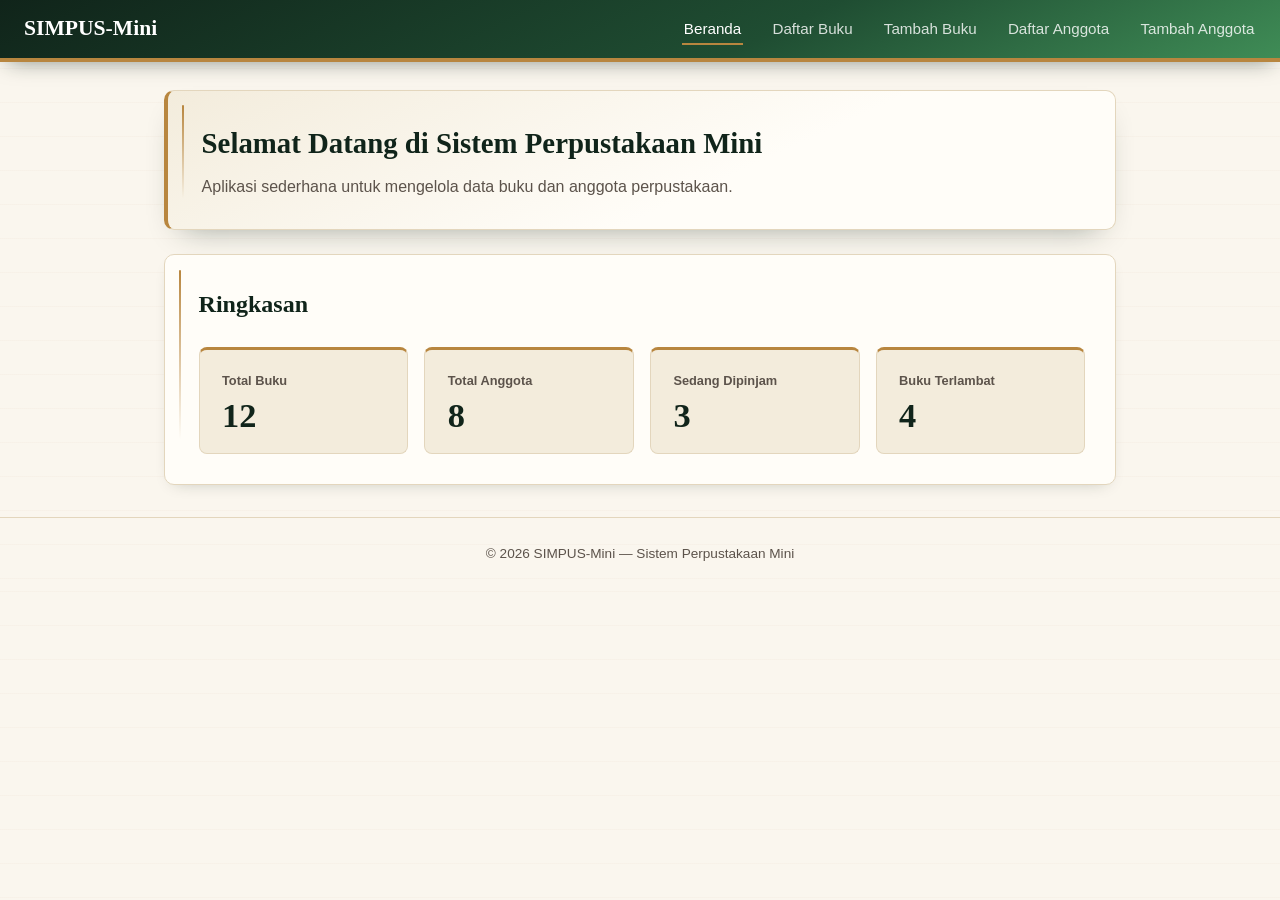
<file: index.html>
<!DOCTYPE html>
<html lang="id">
<head>
	<meta charset="UTF-8">
	<meta name="viewport" content="width=device-width, initial-scale=1.0">
	<title>SIMPUS-Mini | Beranda</title>
	<link rel="stylesheet" href="assets/style.css">
</head>
<body>
	<header>
		<a class="brand" href="index.html"><h1>SIMPUS-Mini</h1></a>
		<input type="checkbox" id="nav-toggle" class="nav-toggle">
		<label for="nav-toggle" class="nav-toggle-label"><span></span><span></span><span></span></label>
		<nav>
			<ul>
				<li><a class="active" href="index.html">Beranda</a></li>
				<li><a href="buku/list.html">Daftar Buku</a></li>
				<li><a href="buku/tambah.html">Tambah Buku</a></li>
				<li><a href="anggota/list.html">Daftar Anggota</a></li>
				<li><a href="anggota/tambah.html">Tambah Anggota</a></li>
			</ul>
		</nav>
	</header>

	<main>
		<section>
			<h2>Selamat Datang di Sistem Perpustakaan Mini</h2>
			<p class="page-description">Aplikasi sederhana untuk mengelola data buku dan anggota perpustakaan.</p>
		</section>
		<section>
			<h2>Ringkasan</h2>
			<article><h3>Total Buku</h3><p>12</p></article>
			<article><h3>Total Anggota</h3><p>8</p></article>
			<article><h3>Sedang Dipinjam</h3><p>3</p></article>
			<article><h3>Buku Terlambat</h3><p>4</p></article>
		</section>
	</main>

	<footer><p>&copy; 2026 SIMPUS-Mini &mdash; Sistem Perpustakaan Mini</p></footer>
</body>
</html>
</file>
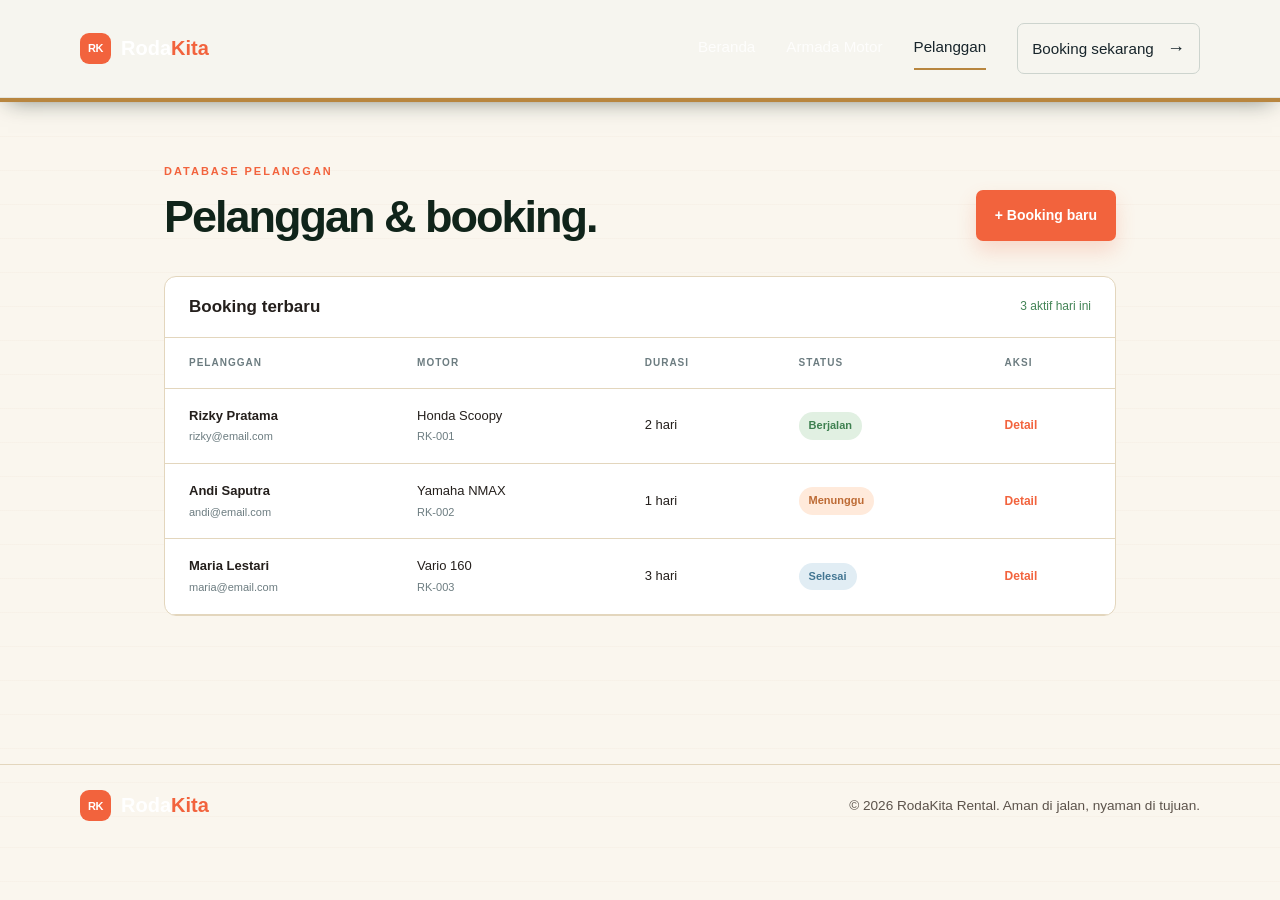
<file: anggota/list.html>
<!DOCTYPE html>
<html lang="id"><head><meta charset="UTF-8"><meta name="viewport" content="width=device-width, initial-scale=1"><title>Pelanggan | RodaKita</title><link rel="stylesheet" href="../assets/style.css"></head><body><header class="site-header"><div class="container nav-wrap"><a class="brand" href="../index.html"><span class="brand-mark">RK</span><span>Roda<span>Kita</span></span></a><nav class="main-nav"><a href="../index.html">Beranda</a><a href="../buku/list.html">Armada Motor</a><a class="active" href="list.html">Pelanggan</a><a class="nav-cta" href="tambah.html">Booking sekarang <span>→</span></a></nav></div></header><main class="container page-content"><div class="page-title"><div><p class="eyebrow">DATABASE PELANGGAN</p><h1>Pelanggan & booking.</h1></div><a class="button button-primary" href="tambah.html">+ Booking baru</a></div><div class="table-shell"><div class="table-top"><strong>Booking terbaru</strong><span>3 aktif hari ini</span></div><div class="table-responsive"><table><thead><tr><th>Pelanggan</th><th>Motor</th><th>Durasi</th><th>Status</th><th>Aksi</th></tr></thead><tbody><tr><td><strong>Rizky Pratama</strong><small>rizky@email.com</small></td><td>Honda Scoopy<small>RK-001</small></td><td>2 hari</td><td><span class="status status-green">Berjalan</span></td><td><button class="table-action">Detail</button></td></tr><tr><td><strong>Andi Saputra</strong><small>andi@email.com</small></td><td>Yamaha NMAX<small>RK-002</small></td><td>1 hari</td><td><span class="status status-orange">Menunggu</span></td><td><button class="table-action">Detail</button></td></tr><tr><td><strong>Maria Lestari</strong><small>maria@email.com</small></td><td>Vario 160<small>RK-003</small></td><td>3 hari</td><td><span class="status status-blue">Selesai</span></td><td><button class="table-action">Detail</button></td></tr></tbody></table></div></div></main><footer><div class="container footer-wrap"><a class="brand" href="../index.html"><span class="brand-mark">RK</span><span>Roda<span>Kita</span></span></a><p>© 2026 RodaKita Rental. Aman di jalan, nyaman di tujuan.</p></div></footer></body></html>
</file>
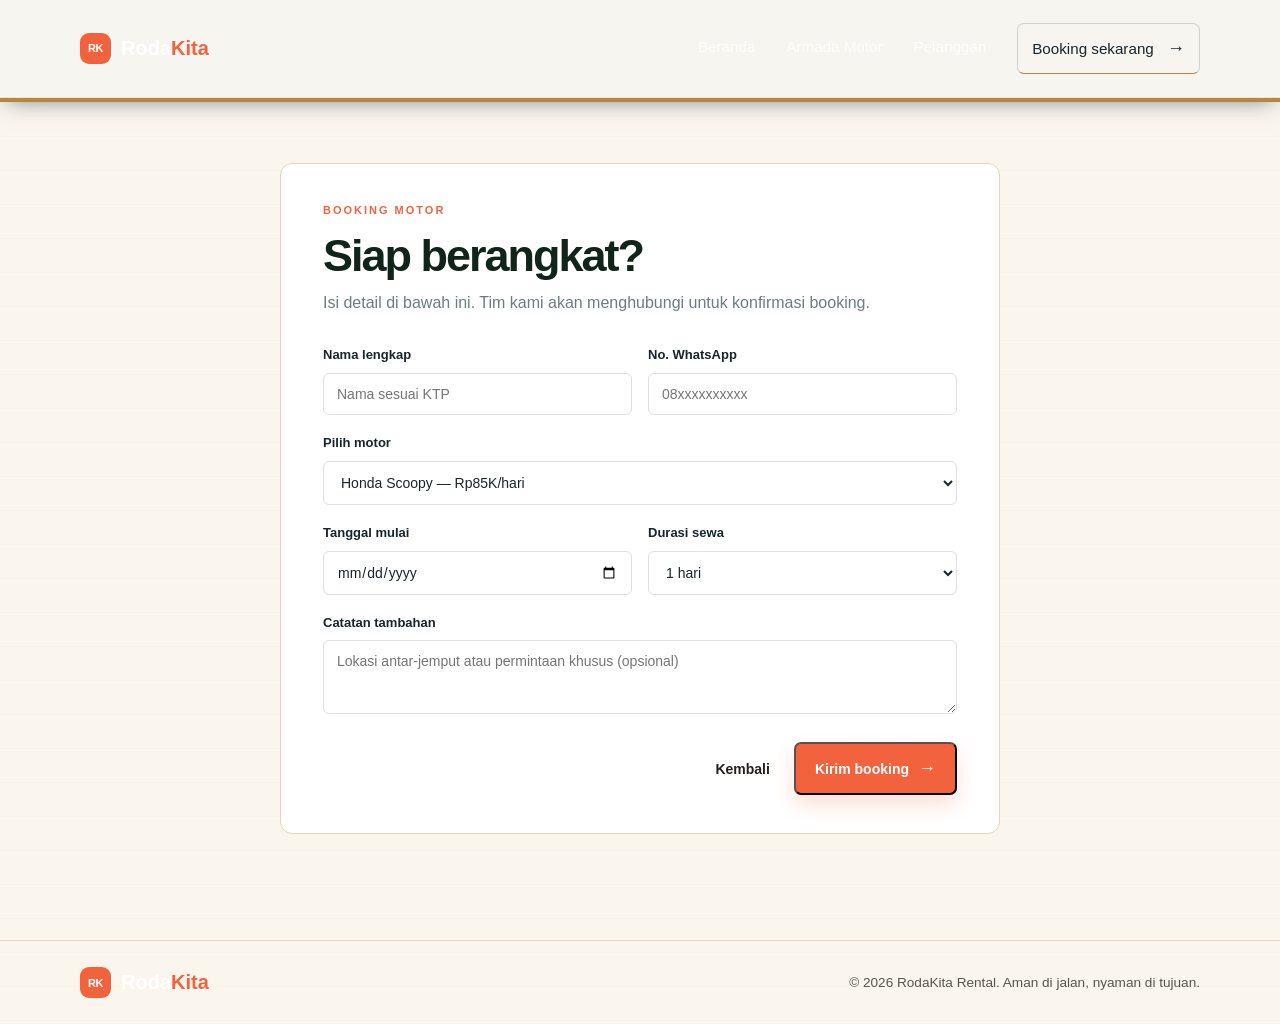
<file: anggota/tambah.html>
<!DOCTYPE html>
<html lang="id"><head><meta charset="UTF-8"><meta name="viewport" content="width=device-width, initial-scale=1"><title>Booking Motor | RodaKita</title><link rel="stylesheet" href="../assets/style.css"></head><body><header class="site-header"><div class="container nav-wrap"><a class="brand" href="../index.html"><span class="brand-mark">RK</span><span>Roda<span>Kita</span></span></a><nav class="main-nav"><a href="../index.html">Beranda</a><a href="../buku/list.html">Armada Motor</a><a href="list.html">Pelanggan</a><a class="nav-cta active" href="tambah.html">Booking sekarang <span>→</span></a></nav></div></header><main class="container page-content"><div class="form-shell"><p class="eyebrow">BOOKING MOTOR</p><h1>Siap berangkat?</h1><p class="form-intro">Isi detail di bawah ini. Tim kami akan menghubungi untuk konfirmasi booking.</p><form><div class="form-row"><label>Nama lengkap<input type="text" placeholder="Nama sesuai KTP" required></label><label>No. WhatsApp<input type="tel" placeholder="08xxxxxxxxxx" required></label></div><label>Pilih motor<select><option>Honda Scoopy — Rp85K/hari</option><option>Yamaha NMAX — Rp150K/hari</option><option>Honda Vario 160 — Rp110K/hari</option></select></label><div class="form-row"><label>Tanggal mulai<input type="date" required></label><label>Durasi sewa<select><option>1 hari</option><option>2 hari</option><option>3 hari</option><option>Lebih dari 3 hari</option></select></label></div><label>Catatan tambahan<textarea rows="3" placeholder="Lokasi antar-jemput atau permintaan khusus (opsional)"></textarea></label><div class="form-actions"><a class="text-link" href="../index.html">Kembali</a><button class="button button-primary" type="submit">Kirim booking <span>→</span></button></div></form></div></main><footer><div class="container footer-wrap"><a class="brand" href="../index.html"><span class="brand-mark">RK</span><span>Roda<span>Kita</span></span></a><p>© 2026 RodaKita Rental. Aman di jalan, nyaman di tujuan.</p></div></footer></body></html>
</file>
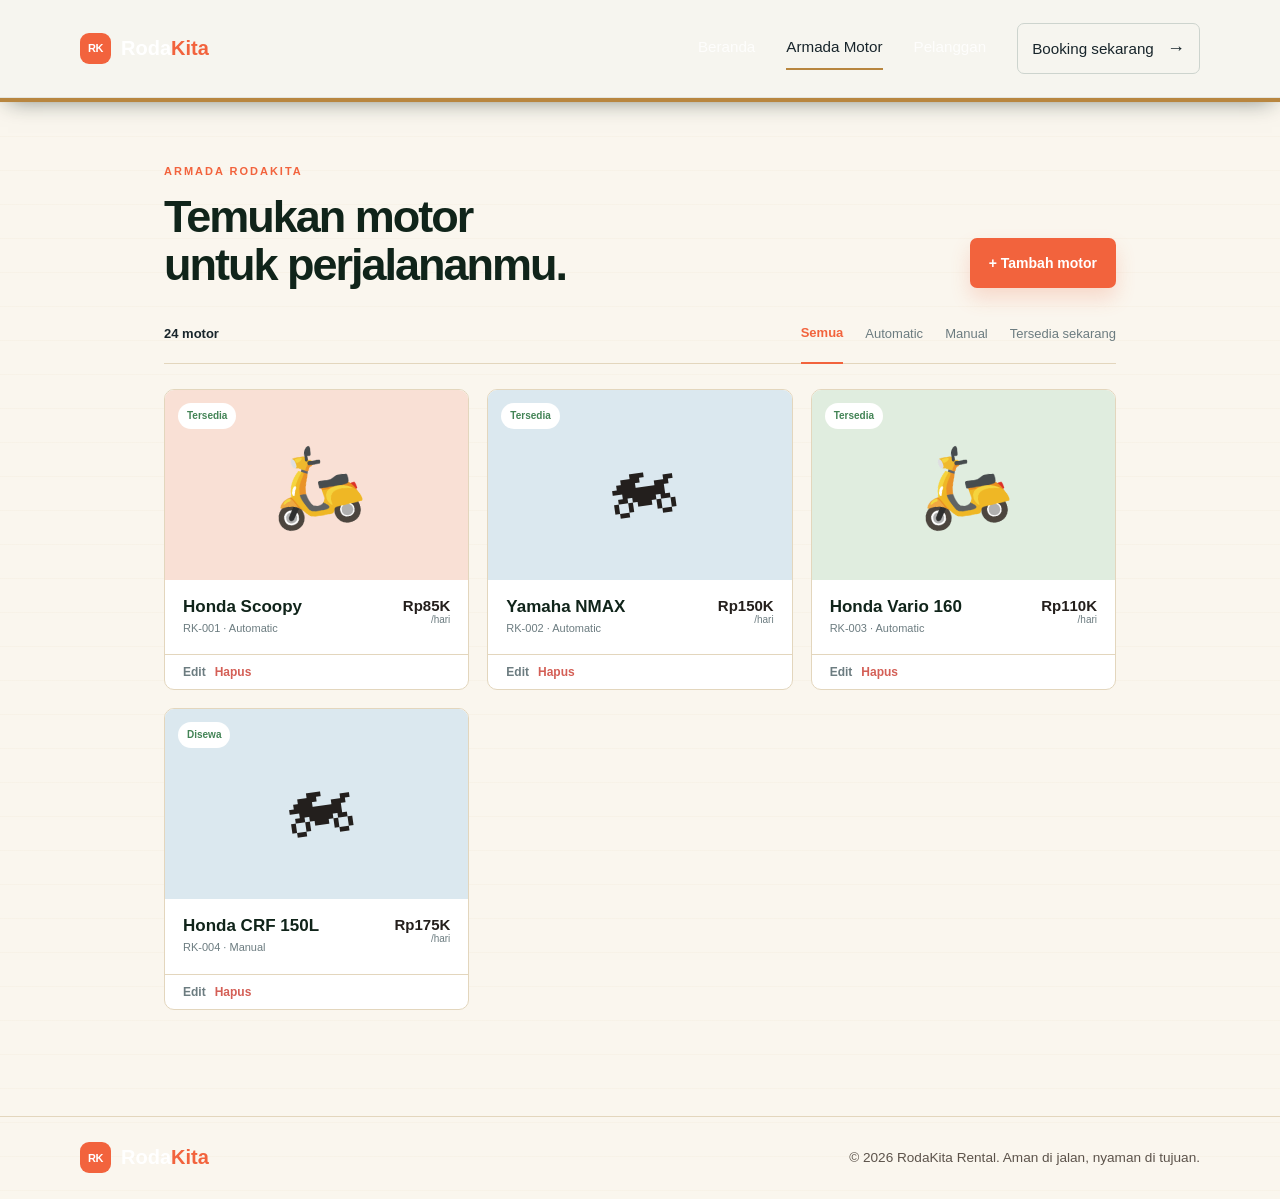
<file: buku/list.html>
<!DOCTYPE html>
<html lang="id"><head><meta charset="UTF-8"><meta name="viewport" content="width=device-width, initial-scale=1"><title>Armada Motor | RodaKita</title><link rel="stylesheet" href="../assets/style.css"></head><body>
<header class="site-header"><div class="container nav-wrap"><a class="brand" href="../index.html"><span class="brand-mark">RK</span><span>Roda<span>Kita</span></span></a><nav class="main-nav"><a href="../index.html">Beranda</a><a class="active" href="list.html">Armada Motor</a><a href="../anggota/list.html">Pelanggan</a><a class="nav-cta" href="../anggota/tambah.html">Booking sekarang <span>→</span></a></nav></div></header>
<main class="container page-content"><div class="page-title"><div><p class="eyebrow">ARMADA RODAKITA</p><h1>Temukan motor<br>untuk perjalananmu.</h1></div><a class="button button-primary" href="tambah.html">+ Tambah motor</a></div><div class="filter-bar"><strong>24 motor</strong><span class="filter-active">Semua</span><span>Automatic</span><span>Manual</span><span>Tersedia sekarang</span></div><div class="motor-grid"><article class="motor-card"><div class="motor-image scooter-one"><span class="availability">Tersedia</span><span class="motor-emoji">🛵</span></div><div class="motor-info"><div><h3>Honda Scoopy</h3><p>RK-001 · Automatic</p></div><strong>Rp85K<small>/hari</small></strong></div><div class="card-actions"><button>Edit</button><button class="danger">Hapus</button></div></article><article class="motor-card"><div class="motor-image scooter-two"><span class="availability">Tersedia</span><span class="motor-emoji">🏍</span></div><div class="motor-info"><div><h3>Yamaha NMAX</h3><p>RK-002 · Automatic</p></div><strong>Rp150K<small>/hari</small></strong></div><div class="card-actions"><button>Edit</button><button class="danger">Hapus</button></div></article><article class="motor-card"><div class="motor-image scooter-three"><span class="availability">Tersedia</span><span class="motor-emoji">🛵</span></div><div class="motor-info"><div><h3>Honda Vario 160</h3><p>RK-003 · Automatic</p></div><strong>Rp110K<small>/hari</small></strong></div><div class="card-actions"><button>Edit</button><button class="danger">Hapus</button></div></article><article class="motor-card"><div class="motor-image scooter-two"><span class="availability unavailable">Disewa</span><span class="motor-emoji">🏍</span></div><div class="motor-info"><div><h3>Honda CRF 150L</h3><p>RK-004 · Manual</p></div><strong>Rp175K<small>/hari</small></strong></div><div class="card-actions"><button>Edit</button><button class="danger">Hapus</button></div></article></div></main><footer><div class="container footer-wrap"><a class="brand" href="../index.html"><span class="brand-mark">RK</span><span>Roda<span>Kita</span></span></a><p>© 2026 RodaKita Rental. Aman di jalan, nyaman di tujuan.</p></div></footer></body></html>
</file>
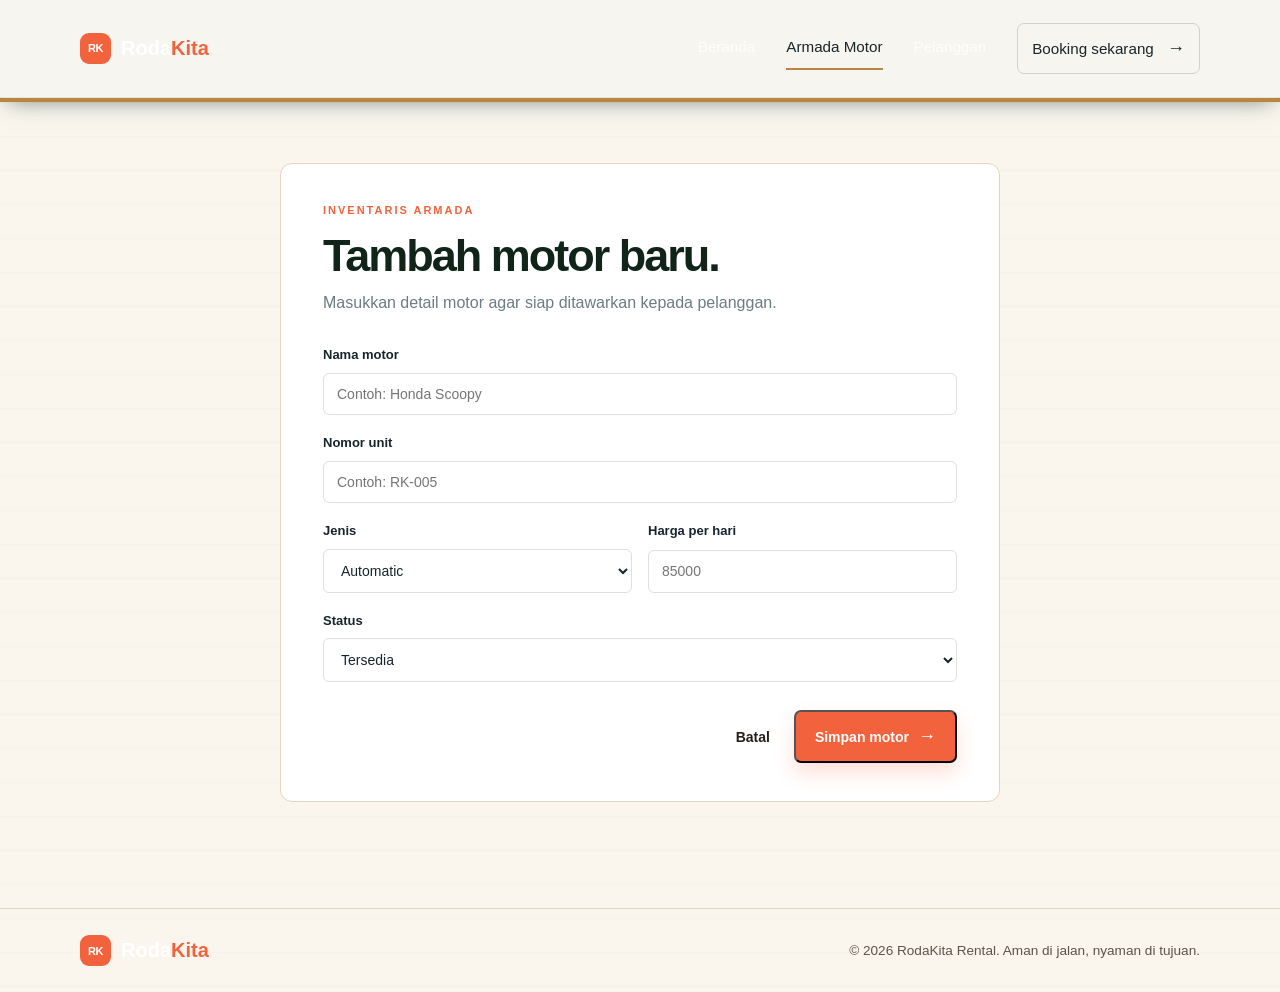
<file: buku/tambah.html>
<!DOCTYPE html>
<html lang="id"><head><meta charset="UTF-8"><meta name="viewport" content="width=device-width, initial-scale=1"><title>Tambah Motor | RodaKita</title><link rel="stylesheet" href="../assets/style.css"></head><body><header class="site-header"><div class="container nav-wrap"><a class="brand" href="../index.html"><span class="brand-mark">RK</span><span>Roda<span>Kita</span></span></a><nav class="main-nav"><a href="../index.html">Beranda</a><a class="active" href="list.html">Armada Motor</a><a href="../anggota/list.html">Pelanggan</a><a class="nav-cta" href="../anggota/tambah.html">Booking sekarang <span>→</span></a></nav></div></header><main class="container page-content"><div class="form-shell"><p class="eyebrow">INVENTARIS ARMADA</p><h1>Tambah motor baru.</h1><p class="form-intro">Masukkan detail motor agar siap ditawarkan kepada pelanggan.</p><form><label>Nama motor<input type="text" placeholder="Contoh: Honda Scoopy" required></label><label>Nomor unit<input type="text" placeholder="Contoh: RK-005" required></label><div class="form-row"><label>Jenis<select><option>Automatic</option><option>Manual</option></select></label><label>Harga per hari<input type="number" placeholder="85000" required></label></div><label>Status<select><option>Tersedia</option><option>Disewa</option><option>Servis</option></select></label><div class="form-actions"><a class="text-link" href="list.html">Batal</a><button class="button button-primary" type="submit">Simpan motor <span>→</span></button></div></form></div></main><footer><div class="container footer-wrap"><a class="brand" href="../index.html"><span class="brand-mark">RK</span><span>Roda<span>Kita</span></span></a><p>© 2026 RodaKita Rental. Aman di jalan, nyaman di tujuan.</p></div></footer></body></html>
</file>
<file: assets/style.css>
.page-content{padding-top:65px;padding-bottom:90px;min-height:650px}.page-title{display:flex;align-items:end;justify-content:space-between;margin-bottom:35px}.page-title h1,.form-shell h1{font:700 45px/1.05 'Space Grotesk',sans-serif;letter-spacing:-2px;margin:0}.filter-bar{display:flex;gap:22px;align-items:center;border-bottom:1px solid var(--line);padding-bottom:17px;margin-bottom:25px;color:var(--muted);font-size:13px}.filter-bar strong{color:var(--ink);margin-right:auto}.filter-active{color:var(--orange);font-weight:700;border-bottom:2px solid var(--orange);padding-bottom:18px;margin-bottom:-18px}.card-actions{display:flex;border-top:1px solid var(--line);padding:10px 18px;gap:9px}.card-actions button,.table-action{border:0;background:transparent;color:var(--muted);font:600 12px 'DM Sans',sans-serif;cursor:pointer}.card-actions .danger{color:#d45f56}.unavailable{color:#c26a31}.form-shell{background:#fff;border:1px solid var(--line);border-radius:12px;padding:38px 42px;max-width:720px;margin:0 auto}.form-intro{color:var(--muted);margin:10px 0 30px}.form-shell form{display:grid;gap:18px}.form-shell label{display:grid;gap:7px;color:var(--ink);font-size:13px;font-weight:700}.form-shell input,.form-shell select,.form-shell textarea{border:1px solid #dce1db;border-radius:6px;padding:12px 13px;font:400 14px 'DM Sans',sans-serif;color:var(--ink);background:#fff}.form-shell textarea{resize:vertical}.form-row{display:grid;grid-template-columns:1fr 1fr;gap:16px}.form-actions{display:flex;justify-content:flex-end;align-items:center;gap:24px;margin-top:10px}.table-shell{background:#fff;border:1px solid var(--line);border-radius:12px;overflow:hidden}.table-top{display:flex;justify-content:space-between;padding:20px 24px;border-bottom:1px solid var(--line)}.table-top strong{font:600 17px 'Space Grotesk',sans-serif}.table-top span{color:#438456;font-size:12px}.table-responsive{overflow-x:auto}table{width:100%;border-collapse:collapse;font-size:13px}th,td{text-align:left;padding:17px 24px;border-bottom:1px solid var(--line);white-space:nowrap}th{font-size:10px;letter-spacing:1px;text-transform:uppercase;color:var(--muted);font-weight:700}td strong,td small{display:block}td small{color:var(--muted);font-size:11px;margin-top:2px}.status{display:inline-block;border-radius:20px;padding:5px 10px;font-size:11px;font-weight:700}.status-green{background:#e1f0e2;color:#3e8050}.status-orange{background:#ffeadb;color:#bd6b35}.status-blue{background:#e1edf4;color:#437692}.table-action{color:var(--orange)}
@media(max-width:760px){.page-content{padding-top:42px}.page-title{align-items:start;gap:25px;flex-direction:column}.page-title h1,.form-shell h1{font-size:37px}.filter-bar{gap:13px;overflow:auto}.filter-bar span{white-space:nowrap}.form-shell{padding:28px 20px}.form-row{grid-template-columns:1fr}.table-top,th,td{padding-left:16px;padding-right:16px}}
@import url('https://fonts.googleapis.com/css2?family=DM+Sans:wght@400;500;600;700&family=Space+Grotesk:wght@500;600;700&display=swap');
:root{--ink:#18252b;--muted:#6c7c80;--cream:#f6f5ef;--orange:#f2633d;--line:#e6e7df;--navy:#183b49}
*{box-sizing:border-box}body{margin:0;color:var(--ink);background:var(--cream);font-family:'DM Sans',sans-serif;line-height:1.5}a{text-decoration:none;color:inherit}.container{width:min(1120px,calc(100% - 48px));margin:auto}.site-header{background:var(--cream);padding:23px 0;border-bottom:1px solid rgba(24,37,43,.08)}.nav-wrap,.footer-wrap{display:flex;align-items:center;justify-content:space-between}.brand{display:flex;align-items:center;gap:10px;font:700 20px 'Space Grotesk',sans-serif}.brand>span:last-child>span{color:var(--orange)}.brand-mark{display:grid;place-items:center;width:31px;height:31px;border-radius:9px;background:var(--orange);color:#fff;font-size:11px;letter-spacing:-.5px}.main-nav{display:flex;gap:31px;align-items:center;color:#637276;font-size:14px;font-weight:600}.main-nav a{padding:8px 0}.main-nav a.active,.main-nav a:hover{color:var(--ink)}.nav-cta{border:1px solid #cdd4ce;border-radius:7px;padding:10px 14px!important;color:var(--ink)!important}.nav-cta span,.button span,.text-link span{font-size:18px;margin-left:9px}.hero{display:grid;grid-template-columns:1fr 1fr;gap:60px;min-height:510px;align-items:center;padding-top:45px}.eyebrow{margin:0 0 13px;color:var(--orange);font-size:11px;font-weight:700;letter-spacing:2px}.hero h1{font:700 clamp(44px,6vw,72px)/1.04 'Space Grotesk',sans-serif;letter-spacing:-3px;margin:0 0 24px}.hero h1 em{color:var(--orange);font-style:normal}.hero-text{max-width:440px;color:var(--muted);font-size:16px}.hero-actions{display:flex;align-items:center;gap:26px;margin:30px 0}.button{display:inline-flex;align-items:center;border-radius:7px;padding:14px 19px;font-weight:700;font-size:14px}.button-primary{background:var(--orange);color:#fff;box-shadow:0 10px 20px rgba(242,99,61,.2)}.text-link{font-size:14px;font-weight:700}.text-link span{color:var(--orange)}.trust-row{display:flex;gap:9px;align-items:center;color:var(--muted);font-size:12px}.stars{color:#f6a31c;letter-spacing:2px}.hero-visual{height:415px;border-radius:18px;background-image:linear-gradient(145deg,rgba(25,59,73,.02),rgba(24,59,73,.5)),url('https://images.unsplash.com/photo-1558981806-ec527fa84c39?auto=format&fit=crop&w=1000&q=85');background-size:cover;background-position:center;position:relative;overflow:hidden}.hero-visual:after{content:'';position:absolute;inset:0;background:linear-gradient(20deg,rgba(24,59,73,.35),transparent 55%)}.hero-badge{position:absolute;z-index:1;right:22px;top:22px;background:#fff;padding:13px 16px;border-radius:9px;box-shadow:0 8px 20px #183b4925;font-size:11px}.hero-badge strong,.hero-badge b,.hero-badge small{display:block}.hero-badge strong{color:var(--muted);font-weight:500}.hero-badge b{font:700 23px 'Space Grotesk',sans-serif}.hero-badge small{color:var(--muted)}.stats{display:grid;grid-template-columns:repeat(4,1fr);gap:15px;padding:24px 0 70px}.stats>div{display:flex;gap:13px;align-items:center;border-top:1px solid var(--line);padding-top:18px}.stat-icon{width:35px;height:35px;border-radius:50%;display:grid;place-items:center;font-weight:700}.orange{background:#ffddce;color:var(--orange)}.green{background:#d7ead8;color:#438456}.blue{background:#d7e4ed;color:#387494}.violet{background:#e4dded;color:#765c93}.stats p{margin:0}.stats strong{display:block;font:700 17px 'Space Grotesk',sans-serif}.stats small{color:var(--muted);font-size:11px}.section{padding-bottom:90px}.section-heading{display:flex;justify-content:space-between;align-items:end;margin-bottom:25px}.section-heading h2,.booking-banner h2{font:700 34px/1.1 'Space Grotesk',sans-serif;letter-spacing:-1.5px;margin:0}.motor-grid{display:grid;grid-template-columns:repeat(3,1fr);gap:18px}.motor-card{background:#fff;border:1px solid var(--line);border-radius:10px;overflow:hidden}.motor-image{height:190px;position:relative;display:grid;place-items:center}.scooter-one{background:#f9e0d5}.scooter-two{background:#dbe8ef}.scooter-three{background:#e0eddf}.motor-emoji{font-size:76px;filter:grayscale(.2);transform:rotate(-8deg)}.availability{position:absolute;top:13px;left:13px;background:#fff;color:#438456;border-radius:20px;padding:5px 9px;font-size:10px;font-weight:700}.motor-info{display:flex;justify-content:space-between;padding:17px 18px}.motor-info h3{font:600 17px 'Space Grotesk',sans-serif;margin:0 0 3px}.motor-info p{font-size:11px;color:var(--muted);margin:0}.motor-info>strong{font:700 15px 'Space Grotesk',sans-serif}.motor-info small{display:block;font:400 10px 'DM Sans',sans-serif;color:var(--muted);text-align:right}.booking-banner{background:var(--navy);color:#fff;border-radius:12px;margin-bottom:65px;padding:42px 50px;display:flex;align-items:center;justify-content:space-between}.booking-banner .eyebrow{color:#ff9275}.button-light{background:#fff;color:var(--navy)}footer{border-top:1px solid var(--line);padding:25px 0;color:var(--muted);font-size:11px}.footer-wrap p{margin:0}@media(max-width:760px){.container{width:min(100% - 32px,560px)}.main-nav{gap:13px;font-size:11px}.main-nav a:nth-child(2),.main-nav a:nth-child(3){display:none}.hero{display:block;padding-top:45px}.hero h1{font-size:52px}.hero-visual{height:280px;margin-top:35px}.stats{grid-template-columns:repeat(2,1fr);padding-bottom:55px}.motor-grid{grid-template-columns:1fr}.section-heading{align-items:start;gap:15px;flex-direction:column}.booking-banner{padding:30px 25px;display:block}.booking-banner h2{font-size:28px;margin-bottom:25px}.footer-wrap{gap:20px;align-items:start;flex-direction:column}.footer-wrap p{font-size:10px}}
@import url('https://fonts.googleapis.com/css2?family=Fraunces:opsz,wght@9..144,400;9..144,600;9..144,700&family=Inter:wght@400;500;600;700&display=swap');

:root{--forest-950:#10241a;--forest-800:#1f4d32;--forest-600:#3f8c56;--gold-500:#b8863f;--gold-100:#f1e4c8;--cream-50:#faf6ee;--cream-100:#f3ecdc;--paper:#fffdf8;--ink-900:#241f1c;--ink-600:#5c534b;--line:#e3d6bd;--shadow:0 14px 30px -18px rgba(16,36,26,.45)}
*{box-sizing:border-box;margin:0;padding:0}html{scroll-behavior:smooth}body{font-family:Inter,"Segoe UI",Arial,sans-serif;color:var(--ink-900);background:var(--cream-50);background-image:repeating-linear-gradient(180deg,rgba(184,134,63,.035) 0,rgba(184,134,63,.035) 1px,transparent 1px,transparent 34px);line-height:1.6}h1,h2,h3{font-family:Fraunces,Georgia,serif;color:var(--forest-950)}a{color:inherit;text-decoration:none}a:hover{text-decoration:underline;text-decoration-color:var(--gold-500)}
header{background:linear-gradient(155deg,var(--forest-950),var(--forest-800) 60%,var(--forest-600));color:#fff;padding:1rem 1.5rem;display:flex;align-items:center;justify-content:space-between;position:relative;box-shadow:0 4px 0 var(--gold-500),0 10px 22px -8px rgba(16,36,26,.55)}.brand{color:#fff}.brand h1{font-size:1.35rem;font-weight:600;color:#fff}.nav-toggle{position:absolute;opacity:0;pointer-events:none}.nav-toggle-label{display:none}.nav-toggle-label span{display:block;width:20px;height:2px;background:#fff;margin:4px}.nav-toggle:checked~nav{max-height:320px}header nav ul{list-style:none;display:flex;gap:1.75rem}header nav a{color:rgba(255,255,255,.82);font-weight:500;font-size:.95rem;padding:.35rem .1rem;border-bottom:2px solid transparent}header nav a:hover,header nav a.active{color:#fff;text-decoration:none}header nav a.active{border-bottom-color:var(--gold-500)}
main{max-width:1000px;margin:2rem auto;padding:0 1.5rem}section{position:relative;background:var(--paper);border:1px solid var(--line);border-radius:10px;padding:1.85rem 1.85rem 1.85rem 2.1rem;margin-bottom:1.5rem;box-shadow:0 6px 16px -10px rgba(16,36,26,.3)}section:before{content:"";position:absolute;left:.85rem;top:.9rem;bottom:.9rem;width:2px;background:linear-gradient(180deg,var(--gold-500),transparent 85%);border-radius:2px}section h2{margin-bottom:.5rem;font-size:1.5rem;font-weight:600}main section:first-of-type{background:linear-gradient(155deg,var(--cream-100),var(--paper) 60%);border-left:4px solid var(--gold-500);box-shadow:var(--shadow)}main section:first-of-type h2{font-size:1.8rem}main section:first-of-type p{color:var(--ink-600);max-width:60ch}
main section:nth-of-type(2){display:grid;grid-template-columns:repeat(auto-fit,minmax(190px,1fr));gap:1rem}main section:nth-of-type(2) h2{grid-column:1/-1}main section:nth-of-type(2) article{background:var(--cream-100);border:1px solid var(--line);border-top:3px solid var(--gold-500);border-radius:8px;padding:1.3rem 1.4rem;transition:transform .18s ease,box-shadow .18s ease}main section:nth-of-type(2) article:hover{transform:translateY(-2px);box-shadow:var(--shadow)}main section:nth-of-type(2) article h3{font-family:Inter,sans-serif;font-size:.8rem;font-weight:600;color:var(--ink-600);margin-bottom:.4rem}main section:nth-of-type(2) article p{font-family:Fraunces,Georgia,serif;font-size:2.15rem;font-weight:700;color:var(--forest-950);line-height:1}
footer{text-align:center;padding:1.6rem;color:var(--ink-600);font-size:.85rem;border-top:1px solid var(--line);margin-top:1rem}
@media(max-width:799px){.nav-toggle-label{display:block;cursor:pointer}header nav{position:absolute;top:100%;left:0;right:0;background:var(--forest-950);max-height:0;overflow:hidden;transition:max-height .28s ease;z-index:20}header nav ul{display:flex;flex-direction:column;gap:0;padding:.25rem 0}header nav a{display:block;padding:.85rem 1.5rem;border-bottom:1px solid rgba(255,255,255,.08);border-left:3px solid transparent}header nav a.active{border-left-color:var(--gold-500);background:rgba(255,255,255,.06)}main{margin:1.25rem auto;padding:0 1rem}section{padding:1.5rem 1.25rem 1.5rem 1.65rem}main section:first-of-type h2{font-size:1.5rem}}
</file>
